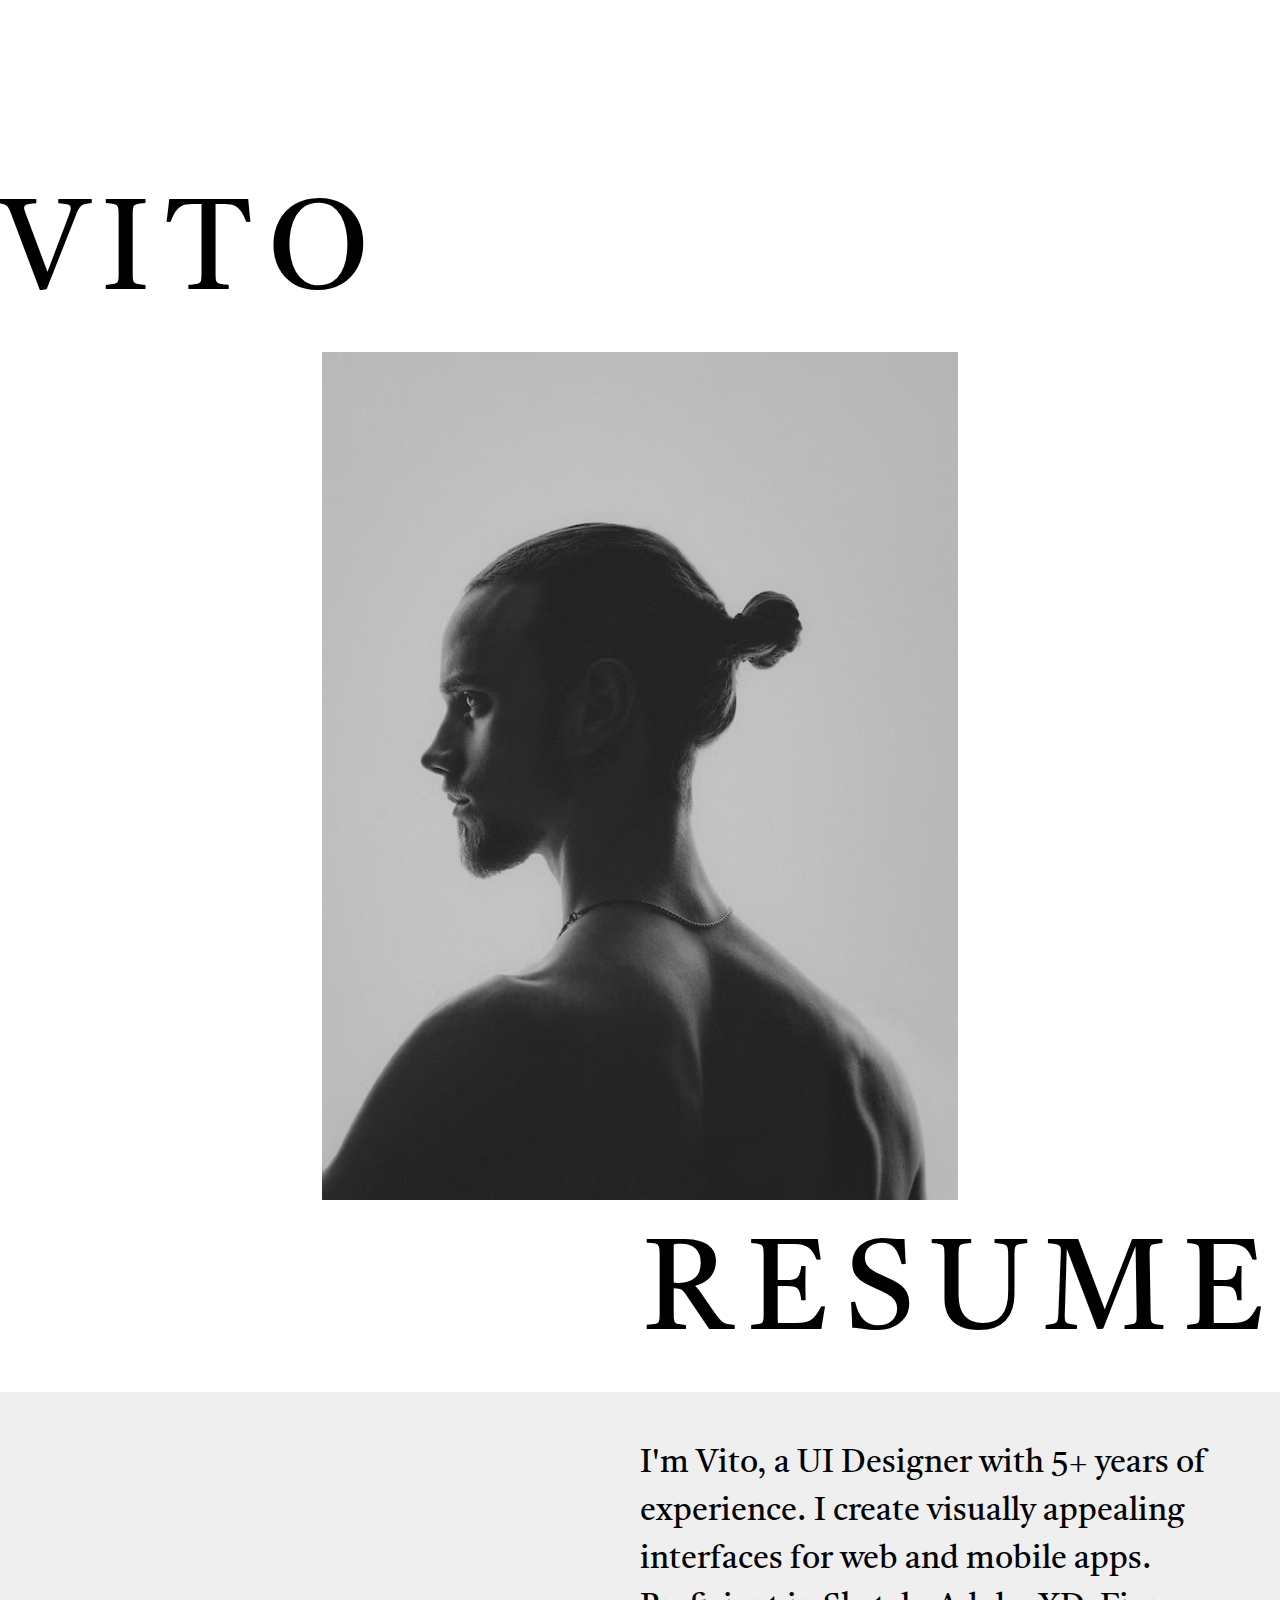
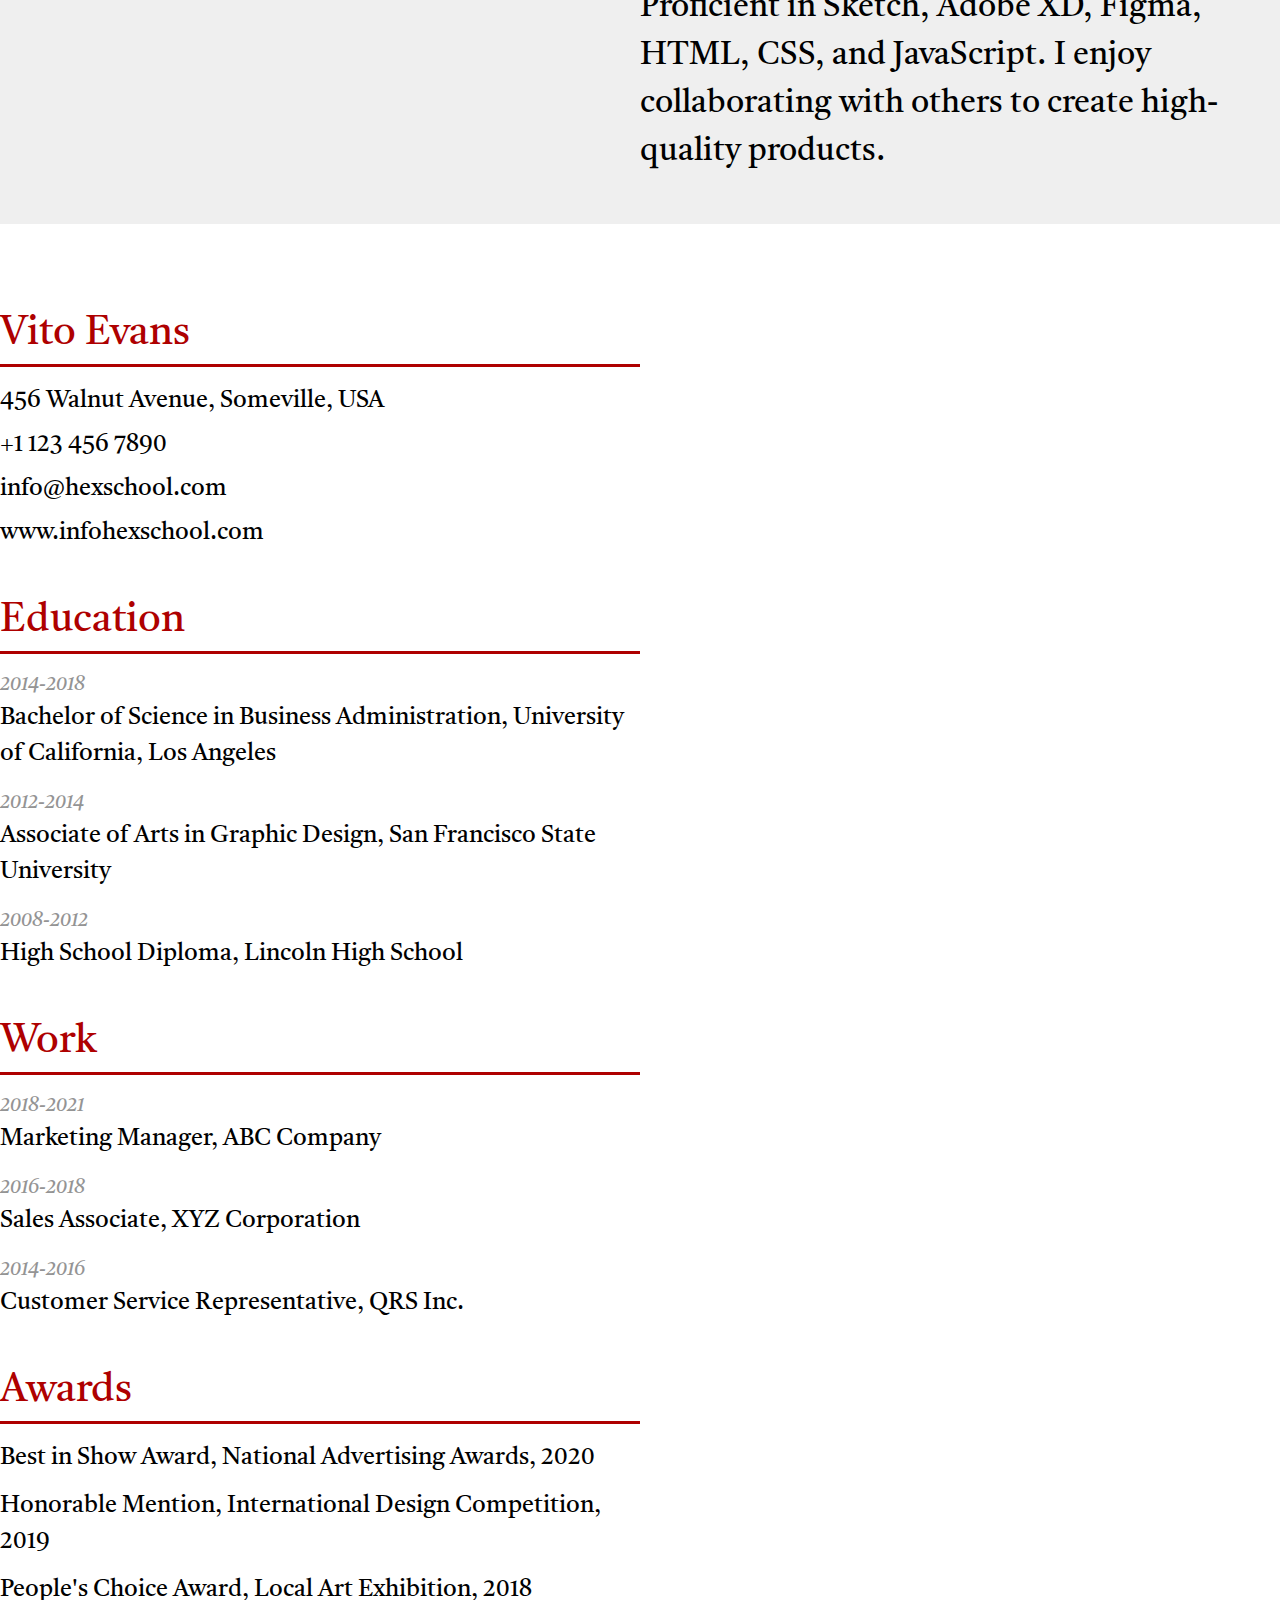
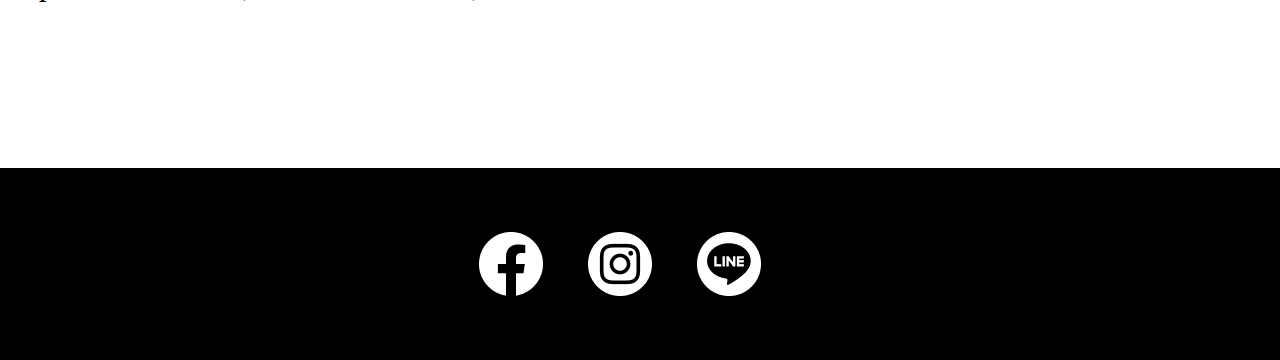
<file: week1/index.html>
<!DOCTYPE html>
<html lang="zh-Hant-TW">

<head>
  <meta charset="UTF-8">
  <meta http-equiv="X-UA-Compatible" content="IE=edge">
  <meta name="viewport" content="width=device-width, initial-scale=1.0">
  <title>2023-web-slice-week1</title>
  <meta name="format-detection" content="telephone=no">
  <!-- 字型 -->
  <link rel="preconnect" href="https://fonts.googleapis.com">
  <link rel="preconnect" href="https://fonts.gstatic.com" crossorigin>
  <link href="https://fonts.googleapis.com/css2?family=Castoro:ital@0;1&display=swap" rel="stylesheet">
  <link rel="stylesheet" href="./css/reset.css">
  <link rel="stylesheet" href="./css/all.css">
</head>

<body class="mt-160">
  <div class="container">
    <h1 class="title-xl">VITO</h1>
    <img class="hero-img mx-auto" src="./images/vito.png" alt="vito-img">
    <h2 class="title-xl text-right">RESUME</h2>
  </div>
  <div class="bg-gray py-48 mb-80">
    <div class="container">
      <p class="fs-md w-50 ml-auto">I'm Vito, a UI Designer with 5+ years of experience. I create visually appealing interfaces for web and mobile apps.
      Proficient in Sketch, Adobe XD, Figma, HTML, CSS, and JavaScript. I enjoy collaborating with others to create
      high-quality products.</p>
    </div>
  </div>
  <div class="container">
    <div class="w-50 mb-40">
      <h3 class="fs-lg text-primary mb-16 border-b-primary">Vito Evans</h3>
      <ul>
        <li class="mb-8 fs-sm"><a href="#">456 Walnut Avenue, Someville, USA</a></li>
        <li class="mb-8 fs-sm"><a href="tel:+1 123 456 7890">+1 123 456 7890</a></li>
        <li class="mb-8 fs-sm"><a href="mailto:info@hexschool.com">info@hexschool.com</a></li>
        <li class="fs-sm"><a href="www.infohexschool.com" target="_blank">www.infohexschool.com</a></li>
      </ul>
    </div>
    <div class="w-50 mb-40">
      <h3 class="fs-lg text-primary mb-16 border-b-primary">Education</h3>
      <ul>
        <li class="mb-16">
          <p class="fs-base text-gray text-italic">2014-2018</p>
          <p class="fs-sm">Bachelor of Science in Business Administration, University of California, Los Angeles</p>
        </li>
        <li class="mb-16">
          <p class="fs-base text-gray text-italic">2012-2014</p>
          <p class="fs-sm">Associate of Arts in Graphic Design, San Francisco State University</p>
        </li>
        <li>
          <p class="fs-base text-gray text-italic">2008-2012</p>
          <p class="fs-sm">High School Diploma, Lincoln High School</p>
        </li>
      </ul>
    </div>
    <div class="w-50 mb-40">
      <h3 class="fs-lg text-primary mb-16 border-b-primary">Work</h3>
      <ul>
        <li class="mb-16">
          <p class="fs-base text-gray text-italic">2018-2021</p>
          <p class="fs-sm">Marketing Manager, ABC Company</p>
        </li>
        <li class="mb-16">
          <p class="fs-base text-gray text-italic">2016-2018</p>
          <p class="fs-sm">Sales Associate, XYZ Corporation</p>
        </li>
        <li>
          <p class="fs-base text-gray text-italic">2014-2016</p>
          <p class="fs-sm">Customer Service Representative, QRS Inc.</p>
        </li>
      </ul>
    </div>
    <div class="w-50 mb-160">
      <h3 class="fs-lg text-primary mb-16 border-b-primary">Awards</h3>
      <ul>
        <li class="mb-12">
          <p class="fs-sm">Best in Show Award, National Advertising Awards, 2020</p>
        </li>
        <li class="mb-12">
          <p class="fs-sm">Honorable Mention, International Design Competition, 2019</p>
        </li>
        <li>
          <p class="fs-sm">People's Choice Award, Local Art Exhibition, 2018</p>
        </li>
      </ul>
    </div>
  </div>
  <footer class="bg-black py-64 text-center">
    <ul>
      <li class="d-inline-block mr-40"><a href="#"><img src="./images/fb.png" alt="fb-icon 連結圖片"></a></li>
      <li class="d-inline-block mr-40"><a href="#"><img src="./images/instagram.png" alt="instagram-icon 連結圖片"></a></li>
      <li class="d-inline-block mr-40"><a href="#"><img src="./images/line.png" alt="line-icon 連結圖片"></a></li>
    </ul>
  </footer>
  

</body>

</html>
</file>
<file: week1/css/all.css>
:root{
	--prmary-color: #ae0000;
  --black-color: #000000;
  --white-color: #ffffff;
  --gray-color: #EFEFEF;
	--text-gray-:#949494;
}

* {
  box-sizing: border-box;
}

body {
  font-family: 'Castoro', serif;
  line-height: 1.5;
  font-size: 24px;
}

img {
  vertical-align: middle;
}

a {
  text-decoration: none;
  color: inherit;
}

a:hover{
	opacity: 0.8;
}

.container {
  max-width: 1296px;
  margin-left: auto;
  margin-right: auto;
}

.hero-img{
	display: block;
	max-width:636px;
}

/* tools */
.mt-160 {
  margin-top: 160px;
}

.mb-160{
	margin-bottom: 160px;
}

.mb-80{
	margin-bottom: 80px;
}

.mb-40{
	margin-bottom: 40px;
}

.mb-16{
	margin-bottom: 16px;
}

.mb-12{
	margin-bottom: 12px;
}

.mb-8{
	margin-bottom: 8px;
}

.mr-40{
	margin-right: 40px;
}

.py-48{
	padding-top: 48px;
	padding-bottom: 48px;
}

.py-64{
	padding-top: 64px;
	padding-bottom: 64px;
}

.title-xl {
  font-size: 128px;
  letter-spacing: 15.36px;
}

.fs-lg {
  font-size: 40px;
}

.fs-md {
  font-size: 32px;
}

.fs-sm {
  font-size: 24px;
}

.fs-base {
  font-size: 20px;
}

.text-right {
  text-align: right;
}
.text-center {
	text-align: center;
}

.text-italic {
	font-style: italic;
}

.mx-auto {
  margin-left: auto;
  margin-right: auto;
}

.d-inline-block {
	display: inline-block;
}

.w-50{
	width: 50%;
}

.ml-auto {
	margin-left: auto;
}

/* color */
.bg-gray{
	background-color: var(--gray-color);
}

.bg-black{
	background-color: var(--black-color);
}

.text-primary{
	color: var(--prmary-color);
}

.text-gray{
	color: var(--text-gray-);
}

.border-b-primary{
	border-bottom: 3px solid var(--prmary-color);
}
</file>
